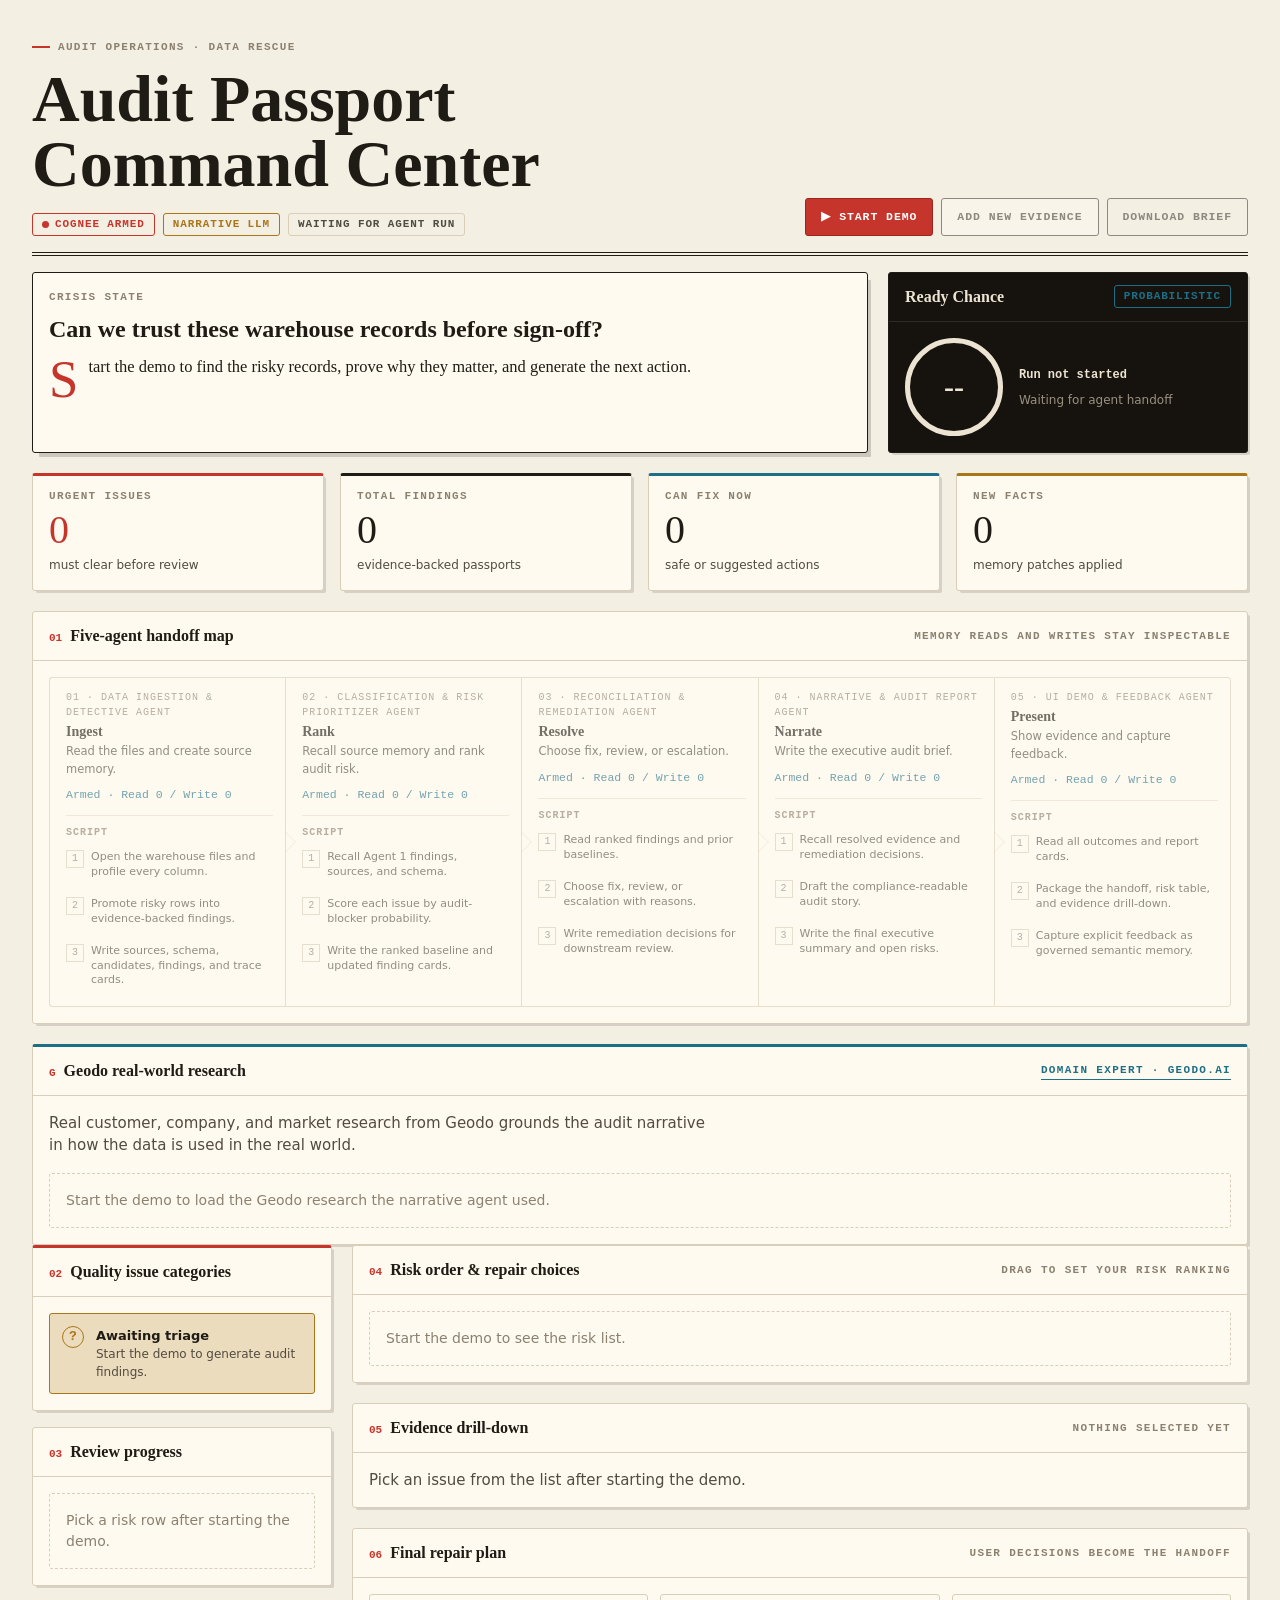
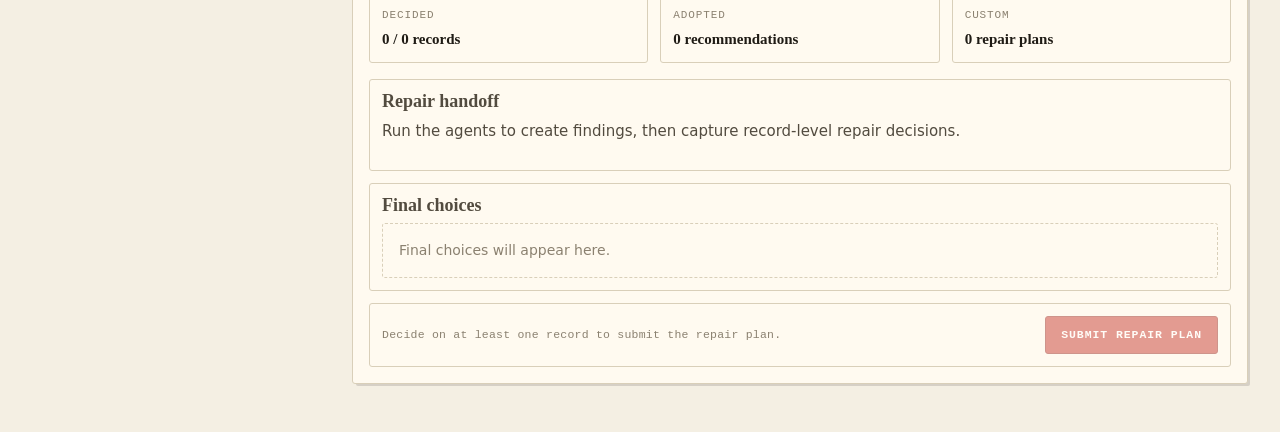
<file: web/index.html>
<!doctype html>
<html lang="en">
  <head>
    <meta charset="utf-8" />
    <meta name="viewport" content="width=device-width, initial-scale=1" />
    <title>Audit Passport</title>
    <link rel="stylesheet" href="./styles.css" />
  </head>
  <body>
    <div class="app">
      <section class="hero">
        <div class="hero-l">
          <p class="label kicker-rule">Audit Operations · Data Rescue</p>
          <h1 class="masthead">Audit Passport<br />Command Center</h1>
          <div class="badge-row">
            <span class="badge badge-live"><span class="dot"></span>Cognee armed</span>
            <span class="badge badge-llm">Narrative LLM</span>
            <span class="badge badge-ghost" id="sourceMeta">Waiting for agent run</span>
          </div>
        </div>

        <div class="hero-r">
          <div class="control-stack">
            <button class="btn btn-crisis" id="runAgentsBtn" type="button">▶ Start demo</button>
            <button class="btn" id="rippleBtn" type="button" disabled>Add new evidence</button>
            <button class="btn btn-ghost" id="downloadReportBtn" type="button" disabled>Download brief</button>
          </div>
        </div>
      </section>

      <hr class="hr-double" />

      <section class="brief-grid" id="readiness">
        <div class="narrative brief-card">
          <div class="card-bd">
            <p class="label">Crisis state</p>
            <h2>Can we trust these warehouse records before sign-off?</h2>
            <p id="executiveSummary" class="narrative-body dropcap">
              Start the demo to find the risky records, prove why they matter, and generate the next action.
            </p>
          </div>
        </div>

        <div class="blackbox ready-box">
          <div class="blackbox-hd">
            <span class="panel-title">Ready Chance</span>
            <span class="badge badge-armed">Probabilistic</span>
          </div>
          <div class="ready-body">
            <div class="score-ring" id="scoreRing">--</div>
            <div>
              <strong id="readyInterval">Run not started</strong>
              <small id="runId">Waiting for agent handoff</small>
            </div>
          </div>
        </div>
      </section>

      <section class="metric-row" aria-label="Audit metrics">
        <article class="metric is-crisis">
          <span class="label metric-k">Urgent issues</span>
          <strong class="metric-v" id="criticalMetric">0</strong>
          <span class="metric-foot">must clear before review</span>
        </article>
        <article class="metric">
          <span class="label metric-k">Total findings</span>
          <strong class="metric-v" id="findingsMetric">0</strong>
          <span class="metric-foot">evidence-backed passports</span>
        </article>
        <article class="metric is-cool">
          <span class="label metric-k">Can fix now</span>
          <strong class="metric-v" id="readyMetric">0</strong>
          <span class="metric-foot">safe or suggested actions</span>
        </article>
        <article class="metric is-watch">
          <span class="label metric-k">New facts</span>
          <strong class="metric-v" id="patchMetric">0</strong>
          <span class="metric-foot">memory patches applied</span>
        </article>
      </section>

      <section class="card pipeline-card" id="handoff">
        <div class="card-hd">
          <span class="panel-title"><span class="seq">01</span> Five-agent handoff map</span>
          <span class="label">Memory reads and writes stay inspectable</span>
        </div>
        <div class="card-bd">
          <div class="pipeline" id="stageGrid"></div>
        </div>
      </section>

      <section class="card geodo-card" id="geodo">
        <div class="card-hd">
          <span class="panel-title"><span class="seq">G</span> Geodo real-world research</span>
          <a class="label geodo-link" href="https://geodo.ai" target="_blank" rel="noopener">Domain Expert · geodo.ai</a>
        </div>
        <div class="card-bd">
          <p class="geodo-intro" id="geodoIntro">
            Real customer, company, and market research from Geodo grounds the audit narrative in how the data is used in the real world.
          </p>
          <div class="geodo-grid" id="geodoGrid">
            <div class="empty-state">Start the demo to load the Geodo research the narrative agent used.</div>
          </div>
        </div>
      </section>

      <section class="body-grid">
        <aside class="stack gap4">
          <div class="card card-accent-top">
            <div class="card-hd">
              <span class="panel-title"><span class="seq">02</span> Quality issue categories</span>
            </div>
            <div class="card-bd stack gap3" id="qualityAlerts">
              <div class="qalert is-watch">
                <span class="q-ic">?</span>
                <div>
                  <div class="q-t">Awaiting triage</div>
                  <div class="q-d">Start the demo to generate audit findings.</div>
                </div>
              </div>
            </div>
          </div>

          <div class="card">
            <div class="card-hd">
              <span class="panel-title"><span class="seq">03</span> Review progress</span>
            </div>
            <div class="card-bd" id="actionSummary">
              <div class="empty-state">Pick a risk row after starting the demo.</div>
            </div>
          </div>
        </aside>

        <main class="stack gap5">
          <section class="card" id="queue">
            <div class="card-hd">
              <span class="panel-title"><span class="seq">04</span> Risk order & repair choices</span>
              <span class="label">Drag to set your risk ranking</span>
            </div>
            <div class="card-bd table-wrap" id="passportList">
              <div class="empty-state">Start the demo to see the risk list.</div>
            </div>
          </section>

          <section class="card evidence-card" id="detail">
            <div class="card-hd">
              <span class="panel-title"><span class="seq">05</span> Evidence drill-down</span>
              <span class="label" id="detailTitle">Nothing selected yet</span>
            </div>
            <div id="passportDetail" class="card-bd detail-body">
              Pick an issue from the risk table after starting the demo.
            </div>
          </section>

          <section class="card evidence-card action-panel" id="final-plan">
            <div class="card-hd">
              <span class="panel-title"><span class="seq">06</span> Final repair plan</span>
              <span class="label">User decisions become the handoff</span>
            </div>
            <div class="card-bd detail-body action-body">
              <div class="detail-summary final-summary" id="finalSummary">
                <div>
                  <span>Decided</span>
                  <strong>0 / 0 records</strong>
                </div>
                <div>
                  <span>Adopted</span>
                  <strong>0 recommendations</strong>
                </div>
                <div>
                  <span>Custom</span>
                  <strong>0 repair plans</strong>
                </div>
              </div>
              <div class="detail-block">
                <h3>Repair handoff</h3>
                <p id="rippleSummary">
                  Adopt or reject record-level recommendations to build a final remediation plan.
                </p>
              </div>
              <div class="detail-block evidence-preview">
                <h3>Final choices</h3>
                <div class="evidence-grid final-decision-list" id="diffCard">
                  <div class="empty-state">Final choices will appear here.</div>
                </div>
              </div>
              <div class="detail-block submit-block">
                <div class="submit-row">
                  <p class="submit-status" id="submitStatus">Decide on at least one record to submit the repair plan.</p>
                  <button class="btn btn-crisis" id="submitPlanBtn" type="button" disabled>Submit repair plan</button>
                </div>
              </div>
            </div>
          </section>
        </main>

      </section>
    </div>

    <div class="dialog-root" id="rejectDialog" aria-hidden="true"></div>

    <script src="./app.js"></script>
  </body>
</html>
</file>
<file: web/styles.css>
:root {
  --paper: #f4efe3;
  --surface: #fffaf0;
  --surface-2: #f0e9da;
  --surface-ink: #16130e;
  --ink: #1f1b15;
  --ink-2: #524b3f;
  --ink-3: #8b8170;
  --ink-on-dark: #ece3d2;
  --ink-on-dark-2: #9a9080;
  --rule: #d9cfb9;
  --rule-strong: #1f1b15;
  --rule-faint: #e7decb;
  --crisis: #c6352b;
  --crisis-deep: #9b261e;
  --crisis-tint: #f1d8d1;
  --crisis-ink: #7c1d16;
  --cool: #1d6f87;
  --cool-deep: #145467;
  --cool-tint: #d4e4e8;
  --cool-ink: #0f4150;
  --watch: #a9761a;
  --watch-tint: #ecdcbe;
  --watch-ink: #6e4b0e;
  --shadow-card: 3px 3px 0 -1px rgba(31, 27, 21, 0.14);
  --shadow-raise: 5px 6px 0 -2px rgba(31, 27, 21, 0.18);
  --shadow-hard: 3px 3px 0 0 var(--ink);
  --font-display: Georgia, "Times New Roman", serif;
  --font-serif: Georgia, "Times New Roman", serif;
  --font-sans: "Segoe UI", "Aptos", system-ui, sans-serif;
  --font-mono: "Cascadia Mono", "IBM Plex Mono", ui-monospace, monospace;
  --s1: 4px;
  --s2: 8px;
  --s3: 12px;
  --s4: 16px;
  --s5: 20px;
  --s6: 24px;
  --s7: 32px;
  --s8: 48px;
  --radius: 3px;
}

* {
  box-sizing: border-box;
}

html,
body {
  margin: 0;
  padding: 0;
}

html {
  scroll-behavior: smooth;
}

body {
  min-height: 100vh;
  background: var(--paper);
  color: var(--ink);
  font-family: var(--font-sans);
  font-size: 15px;
  line-height: 1.5;
  text-rendering: optimizeLegibility;
}

button,
a {
  font: inherit;
}

button {
  cursor: pointer;
}

button:disabled {
  cursor: not-allowed;
  opacity: 0.48;
}

h1,
h2,
h3,
p {
  margin-top: 0;
}

h1,
h2,
h3 {
  font-family: var(--font-serif);
  font-weight: 600;
  line-height: 1.1;
  letter-spacing: 0;
}

h2 {
  margin-bottom: var(--s3);
  font-size: 24px;
}

h3 {
  margin-bottom: var(--s2);
  font-size: 18px;
}

.app {
  max-width: 1480px;
  margin: 0 auto;
  padding: var(--s7) var(--s7) var(--s8);
}

.masthead {
  margin: 0;
  font-family: var(--font-serif);
  font-size: clamp(42px, 5.2vw, 66px);
  font-weight: 700;
  line-height: 0.98;
  letter-spacing: 0;
}

.label {
  color: var(--ink-3);
  font-family: var(--font-mono);
  font-size: 11px;
  font-weight: 600;
  letter-spacing: 0.12em;
  text-transform: uppercase;
}

.mono,
.num {
  font-family: var(--font-mono);
  font-variant-numeric: tabular-nums;
}

.hr-double {
  height: 4px;
  margin: var(--s4) 0;
  border: 0;
  border-top: 1px solid var(--rule-strong);
  border-bottom: 1px solid var(--rule-strong);
}

.kicker-rule {
  display: inline-flex;
  align-items: center;
  gap: var(--s2);
  margin-bottom: var(--s3);
}

.kicker-rule::before {
  width: 18px;
  height: 2px;
  background: var(--crisis);
  content: "";
}

.hero {
  display: flex;
  justify-content: space-between;
  align-items: flex-end;
  gap: var(--s6);
  flex-wrap: wrap;
}

.hero-l {
  min-width: 320px;
}

.hero-r {
  flex: none;
}

.badge-row,
.control-stack {
  display: flex;
  align-items: center;
  flex-wrap: wrap;
  gap: var(--s2);
}

.badge-row {
  margin-top: var(--s4);
}

.badge {
  display: inline-flex;
  align-items: center;
  gap: 6px;
  padding: 5px 9px;
  border: 1px solid currentColor;
  border-radius: var(--radius);
  color: var(--ink-2);
  font-family: var(--font-mono);
  font-size: 11px;
  font-weight: 700;
  letter-spacing: 0.08em;
  line-height: 1;
  text-transform: uppercase;
  white-space: nowrap;
}

.badge .dot {
  width: 7px;
  height: 7px;
  border-radius: 50%;
  background: currentColor;
}

.badge-live {
  color: var(--crisis);
}

.badge-live .dot {
  animation: pulse 1.3s ease-in-out infinite;
}

.badge-armed {
  color: var(--cool);
}

.badge-llm {
  color: var(--watch);
}

.badge-ghost {
  color: var(--ink-2);
  border-color: var(--rule);
}

@keyframes pulse {
  0%,
  100% {
    opacity: 1;
    transform: scale(1);
  }

  50% {
    opacity: 0.35;
    transform: scale(0.78);
  }
}

.btn {
  display: inline-flex;
  align-items: center;
  gap: var(--s2);
  padding: 9px 15px;
  border: 1px solid var(--rule-strong);
  border-radius: var(--radius);
  background: var(--surface);
  color: var(--ink);
  font-family: var(--font-mono);
  font-size: 11.5px;
  font-weight: 700;
  letter-spacing: 0.08em;
  text-transform: uppercase;
  transition: box-shadow 0.15s ease, transform 0.15s ease;
}

.btn:hover:not(:disabled) {
  box-shadow: var(--shadow-hard);
  transform: translate(-1px, -1px);
}

.btn-crisis {
  border-color: var(--crisis-deep);
  background: var(--crisis);
  color: #fff;
}

.btn-ghost {
  background: transparent;
}

.card,
.metric,
.narrative,
.blackbox {
  min-width: 0;
  background: var(--surface);
  border: 1px solid var(--rule);
  border-radius: var(--radius);
  box-shadow: var(--shadow-card);
}

.card-accent-top {
  border-top: 3px solid var(--crisis);
}

.card-hd {
  display: flex;
  align-items: center;
  justify-content: space-between;
  gap: var(--s3);
  padding: var(--s3) var(--s4);
  border-bottom: 1px solid var(--rule);
}

.card-bd {
  padding: var(--s4);
}

.panel-title {
  display: flex;
  align-items: baseline;
  gap: var(--s2);
  font-family: var(--font-serif);
  font-size: 16px;
  font-weight: 600;
}

.panel-title .seq {
  color: var(--crisis);
  font-family: var(--font-mono);
  font-size: 11px;
  font-weight: 700;
}

.brief-grid {
  display: grid;
  grid-template-columns: minmax(0, 1fr) minmax(320px, 360px);
  gap: var(--s5);
  margin-bottom: var(--s5);
}

.brief-card {
  border-color: var(--rule-strong);
  box-shadow: var(--shadow-raise);
}

.narrative-body {
  margin-bottom: 0;
  font-family: var(--font-serif);
  font-size: 16.5px;
  line-height: 1.55;
}

.dropcap::first-letter {
  float: left;
  padding: 6px 10px 0 0;
  color: var(--crisis);
  font-family: var(--font-display);
  font-size: 3.2em;
  line-height: 0.72;
}

.blackbox {
  display: flex;
  flex-direction: column;
  min-width: 0;
  overflow: hidden;
  background: var(--surface-ink);
  border: 1px solid var(--rule-strong);
  border-radius: var(--radius);
  color: var(--ink-on-dark);
}

.blackbox-hd {
  display: flex;
  align-items: center;
  justify-content: space-between;
  gap: var(--s3);
  padding: var(--s3) var(--s4);
  border-bottom: 1px solid rgba(255, 255, 255, 0.1);
}

.blackbox-hd .panel-title {
  color: var(--ink-on-dark);
}

.ready-body {
  display: grid;
  grid-template-columns: auto minmax(0, 1fr);
  gap: var(--s4);
  align-items: center;
  padding: var(--s4);
}

.score-ring {
  width: 98px;
  height: 98px;
  display: grid;
  place-items: center;
  border: 5px solid var(--ink-on-dark);
  border-radius: 999px;
  color: var(--ink-on-dark);
  font-family: var(--font-display);
  font-size: 30px;
  font-weight: 700;
  line-height: 1;
}

.score-ring.readiness-high {
  border-color: var(--watch);
  color: var(--watch);
}

.score-ring.readiness-medium {
  border-color: var(--crisis);
  color: var(--crisis);
}

.score-ring.readiness-low {
  border-color: var(--cool);
  color: var(--cool);
}

.ready-body strong,
.ready-body small {
  display: block;
}

.ready-body strong {
  color: var(--ink-on-dark);
  font-family: var(--font-mono);
  font-size: 12px;
}

.ready-body small {
  margin-top: var(--s2);
  color: var(--ink-on-dark-2);
  font-size: 12px;
  line-height: 1.35;
}

.metric-row {
  display: grid;
  grid-template-columns: repeat(4, 1fr);
  gap: var(--s4);
  margin-bottom: var(--s5);
}

.brief-grid > *,
.metric-row > *,
.body-grid > * {
  min-width: 0;
}

.metric {
  display: flex;
  flex-direction: column;
  gap: var(--s2);
  padding: var(--s3) var(--s4) var(--s4);
  border-top: 3px solid var(--ink);
}

.metric.is-crisis {
  border-top-color: var(--crisis);
}

.metric.is-cool {
  border-top-color: var(--cool);
}

.metric.is-watch {
  border-top-color: var(--watch);
}

.metric-v {
  color: var(--ink);
  font-family: var(--font-display);
  font-size: 40px;
  font-weight: 400;
  line-height: 0.9;
  font-variant-numeric: tabular-nums;
}

.metric.is-crisis .metric-v {
  color: var(--crisis);
}

.metric-foot {
  color: var(--ink-2);
  font-size: 12px;
}

.pipeline-card {
  margin-bottom: var(--s5);
}

.pipeline {
  display: flex;
  align-items: stretch;
  width: 100%;
}

.pstep {
  flex: 1;
  position: relative;
  min-width: 0;
  padding: var(--s3) var(--s3) var(--s3) var(--s4);
  border: 1px solid var(--rule);
  border-right: 0;
  background: var(--surface);
  transition: background-color 0.22s ease, border-color 0.22s ease, box-shadow 0.22s ease, opacity 0.22s ease;
}

.pstep:first-child {
  border-radius: var(--radius) 0 0 var(--radius);
}

.pstep:last-child {
  border-right: 1px solid var(--rule);
  border-radius: 0 var(--radius) var(--radius) 0;
}

.pstep:not(:last-child)::after {
  content: "";
  position: absolute;
  top: 50%;
  right: -8px;
  z-index: 2;
  width: 14px;
  height: 14px;
  background: var(--surface);
  border-top: 1px solid var(--rule);
  border-right: 1px solid var(--rule);
  transform: translateY(-50%) rotate(45deg);
}

.pstep::before {
  content: "";
  position: absolute;
  top: 0;
  bottom: 0;
  left: 0;
  width: 3px;
  background: transparent;
}

.pstep.is-done::before {
  background: var(--cool);
}

.pstep.is-pending {
  opacity: 0.62;
}

.pstep.is-active {
  z-index: 3;
  border-color: var(--watch);
  background: var(--watch-tint);
  box-shadow: inset 0 0 0 2px rgba(169, 118, 26, 0.28), var(--shadow-raise);
  opacity: 1;
}

.pstep.is-active::before {
  width: 5px;
  background: var(--watch);
  animation: activeRail 1s ease-in-out infinite;
}

.pstep.is-active:not(:last-child)::after {
  background: var(--watch-tint);
  border-color: var(--watch);
}

@keyframes activeRail {
  0%,
  100% {
    opacity: 1;
  }

  50% {
    opacity: 0.45;
  }
}

.pstep-n {
  color: var(--ink-3);
  font-family: var(--font-mono);
  font-size: 10px;
  letter-spacing: 0.1em;
  text-transform: uppercase;
}

.pstep-name {
  margin: 4px 0;
  font-family: var(--font-serif);
  font-size: 14px;
  font-weight: 600;
  line-height: 1.1;
}

.pstep-copy,
.pstep-status {
  font-size: 11.5px;
}

.pstep-copy {
  color: var(--ink-2);
}

.pstep-status {
  margin-top: var(--s2);
  color: var(--cool);
  font-family: var(--font-mono);
}

.pstep-script {
  display: grid;
  gap: 6px;
  margin-top: var(--s3);
  padding-top: var(--s3);
  border-top: 1px solid var(--rule-faint);
}

.script-label {
  color: var(--ink-3);
  font-family: var(--font-mono);
  font-size: 10px;
  font-weight: 700;
  letter-spacing: 0.1em;
  line-height: 1;
  text-transform: uppercase;
}

.script-line {
  display: grid;
  grid-template-columns: 18px minmax(0, 1fr);
  gap: 7px;
  align-items: start;
  min-height: 30px;
  padding: 6px 7px 6px 0;
  border-radius: var(--radius);
}

.script-line span {
  display: grid;
  place-items: center;
  width: 18px;
  height: 18px;
  border: 1px solid var(--rule);
  color: var(--ink-3);
  font-family: var(--font-mono);
  font-size: 10px;
  line-height: 1;
}

.script-line p {
  margin: 0;
  color: var(--ink-2);
  font-size: 11px;
  line-height: 1.32;
  overflow-wrap: anywhere;
}

.script-line.is-current {
  background: rgba(169, 118, 26, 0.15);
  box-shadow: inset 2px 0 0 var(--watch);
}

.script-line.is-current span {
  border-color: var(--watch);
  background: var(--watch);
  color: var(--surface);
}

.script-line.is-current p {
  color: var(--watch-ink);
  font-weight: 700;
}

.pstep.is-active .pstep-status,
.pstep.is-active .pstep-name {
  color: var(--watch-ink);
}

.body-grid {
  display: grid;
  grid-template-columns: minmax(260px, 300px) minmax(0, 1fr);
  gap: var(--s5);
  align-items: start;
}

.stack {
  display: flex;
  flex-direction: column;
}

.gap3 {
  gap: var(--s3);
}

.gap4 {
  gap: var(--s4);
}

.gap5 {
  gap: var(--s5);
}

.qalert {
  display: flex;
  gap: var(--s3);
  align-items: flex-start;
  padding: var(--s3);
  border: 1px solid var(--rule);
  border-radius: var(--radius);
  background: var(--surface-2);
}

.qalert.is-crisis {
  border-color: var(--crisis);
  background: var(--crisis-tint);
}

.qalert.is-watch {
  border-color: var(--watch);
  background: var(--watch-tint);
}

.qalert.is-cool {
  border-color: var(--cool);
  background: var(--cool-tint);
}

.q-ic {
  width: 22px;
  height: 22px;
  display: grid;
  flex: none;
  place-items: center;
  border: 1.5px solid currentColor;
  border-radius: 50%;
  font-family: var(--font-mono);
  font-size: 13px;
  font-weight: 700;
}

.qalert.is-crisis .q-ic {
  color: var(--crisis);
}

.qalert.is-watch .q-ic {
  color: var(--watch);
}

.qalert.is-cool .q-ic {
  color: var(--cool);
}

.q-t {
  font-size: 13px;
  font-weight: 700;
}

.q-d {
  color: var(--ink-2);
  font-size: 12px;
}

.q-meta {
  margin-top: var(--s2);
  color: var(--ink-3);
  font-family: var(--font-mono);
  font-size: 10.5px;
  line-height: 1.35;
}

.empty-state {
  color: var(--ink-3);
  border: 1px dashed var(--rule);
  border-radius: var(--radius);
  padding: var(--s4);
  font-size: 14px;
}

.table-wrap {
  overflow-x: auto;
}

.rc-table {
  width: 100%;
  border-collapse: collapse;
  font-size: 13.5px;
}

.rc-table thead th {
  padding: var(--s2) var(--s3);
  border-bottom: 2px solid var(--rule-strong);
  color: var(--ink-3);
  font-family: var(--font-mono);
  font-size: 10.5px;
  font-weight: 700;
  letter-spacing: 0.08em;
  text-align: left;
  text-transform: uppercase;
  white-space: nowrap;
}

.rc-table thead th.num,
.rc-table tbody td.num {
  text-align: right;
}

.rc-table tbody td {
  padding: var(--s3);
  border-bottom: 1px solid var(--rule-faint);
  vertical-align: middle;
}

.rc-table tbody tr {
  cursor: pointer;
}

.rc-table tbody tr:hover {
  background: var(--surface-2);
}

.rc-table tbody tr.is-selected {
  background: var(--crisis-tint);
  box-shadow: inset 3px 0 0 var(--crisis);
}

.rc-table .acct {
  font-family: var(--font-serif);
  font-size: 14.5px;
  font-weight: 600;
}

.rc-table .sub {
  color: var(--ink-3);
  font-family: var(--font-mono);
  font-size: 11.5px;
}

.sev {
  display: inline-flex;
  align-items: center;
  gap: 6px;
  padding: 3px 7px 3px 6px;
  border-radius: 2px;
  font-family: var(--font-mono);
  font-size: 10.5px;
  font-weight: 700;
  letter-spacing: 0.08em;
  line-height: 1;
  text-transform: uppercase;
}

.sev::before {
  width: 6px;
  height: 6px;
  border-radius: 1px;
  content: "";
}

.sev-critical {
  background: var(--crisis-tint);
  color: var(--crisis-ink);
}

.sev-critical::before {
  background: var(--crisis);
}

.sev-watch {
  background: var(--watch-tint);
  color: var(--watch-ink);
}

.sev-watch::before {
  background: var(--watch);
}

.sev-stable {
  background: var(--cool-tint);
  color: var(--cool-ink);
}

.sev-stable::before {
  background: var(--cool);
}

.score-bar {
  position: relative;
  width: 64px;
  height: 6px;
  display: inline-block;
  overflow: hidden;
  vertical-align: middle;
  background: var(--surface-2);
  border: 1px solid var(--rule);
  border-radius: 2px;
}

.score-bar > i {
  position: absolute;
  inset: 0 auto 0 0;
  display: block;
  background: var(--crisis);
}

.risk-list {
  display: grid;
  gap: var(--s3);
}

.risk-card {
  display: grid;
  grid-template-columns: 26px minmax(0, 1fr) 84px;
  gap: var(--s3);
  align-items: stretch;
  padding: var(--s3);
  border: 1px solid var(--rule);
  border-radius: var(--radius);
  background: var(--surface);
  cursor: grab;
  transition: background-color 0.16s ease, box-shadow 0.16s ease, transform 0.16s ease;
}

.risk-card:hover,
.risk-card.is-drop-target {
  background: var(--surface-2);
  box-shadow: var(--shadow-card);
}

.risk-card.is-selected {
  background: var(--crisis-tint);
  border-color: var(--crisis);
  box-shadow: inset 3px 0 0 var(--crisis), var(--shadow-card);
}

.risk-card.is-dragging {
  opacity: 0.56;
  transform: scale(0.99);
}

.rank-tools {
  display: grid;
  grid-template-rows: minmax(0, 1fr) auto auto;
  gap: 5px;
}

.drag-grip {
  display: grid;
  place-items: center;
  min-height: 100%;
  border: 1px dashed var(--rule);
  color: var(--ink-3);
  font-family: var(--font-mono);
  font-size: 13px;
  line-height: 1;
}

.rank-btn {
  width: 26px;
  height: 24px;
  display: grid;
  place-items: center;
  border: 1px solid var(--rule);
  border-radius: var(--radius);
  background: var(--surface);
  color: var(--ink-2);
  font-family: var(--font-mono);
  font-size: 12px;
  font-weight: 700;
  line-height: 1;
}

.rank-btn:hover {
  border-color: var(--rule-strong);
  color: var(--ink);
  box-shadow: var(--shadow-card);
}

.risk-main {
  min-width: 0;
}

.risk-topline,
.risk-foot {
  display: flex;
  align-items: center;
  flex-wrap: wrap;
  gap: var(--s2);
}

.risk-topline {
  margin-bottom: var(--s2);
}

.risk-card h3 {
  margin-bottom: var(--s1);
  font-size: 18px;
}

.risk-card p {
  margin-bottom: var(--s3);
  color: var(--ink-2);
  font-size: 12.5px;
  line-height: 1.42;
}

.risk-foot {
  color: var(--ink-3);
  font-family: var(--font-mono);
  font-size: 10.5px;
}

.risk-score {
  display: grid;
  place-items: center;
  align-content: center;
  min-height: 84px;
  border-left: 1px solid var(--rule);
  color: var(--ink);
  font-family: var(--font-mono);
  text-align: center;
}

.risk-score strong {
  font-family: var(--font-display);
  font-size: 34px;
  line-height: 1;
}

.risk-score span {
  color: var(--ink-3);
  font-size: 11px;
}

.category-pill {
  display: inline-flex;
  align-items: center;
  padding: 3px 7px;
  border: 1px solid currentColor;
  border-radius: 2px;
  font-family: var(--font-mono);
  font-size: 10.5px;
  font-weight: 700;
  letter-spacing: 0.04em;
  line-height: 1;
}

.category-pill.tone-crisis {
  color: var(--crisis-ink);
  background: var(--crisis-tint);
}

.category-pill.tone-watch {
  color: var(--watch-ink);
  background: var(--watch-tint);
}

.category-pill.tone-stable {
  color: var(--cool-ink);
  background: var(--cool-tint);
}

.detail-body {
  color: var(--ink-2);
}

.detail-summary {
  display: grid;
  grid-template-columns: repeat(3, minmax(0, 1fr));
  gap: var(--s3);
  margin-bottom: var(--s4);
}

.detail-summary > div,
.detail-block,
.evidence-row,
.diff-box {
  background: var(--surface);
  border: 1px solid var(--rule);
  border-radius: var(--radius);
}

.detail-summary > div,
.detail-block,
.evidence-row {
  padding: var(--s3);
}

.detail-summary span {
  display: block;
  margin-bottom: var(--s1);
  color: var(--ink-3);
  font-family: var(--font-mono);
  font-size: 11px;
  letter-spacing: 0.08em;
  text-transform: uppercase;
}

.detail-summary strong {
  color: var(--ink);
  font-family: var(--font-serif);
  font-size: 16px;
}

.detail-block {
  margin-bottom: var(--s3);
}

.confidence-note,
.update-note {
  margin-top: var(--s3);
  padding: var(--s3);
  border-radius: var(--radius);
  font-family: var(--font-mono);
  font-size: 11.5px;
  font-weight: 700;
}

.confidence-note {
  background: var(--watch-tint);
  color: var(--watch-ink);
}

.update-note {
  background: var(--cool-tint);
  color: var(--cool-ink);
}

.evidence-grid {
  display: grid;
  gap: var(--s2);
}

.evidence-row {
  display: grid;
  grid-template-columns: minmax(0, 1fr) auto;
  gap: var(--s3);
  align-items: center;
  background: var(--surface-2);
}

.evidence-text {
  min-width: 0;
}

.evidence-row strong,
.evidence-row span,
.evidence-row small,
.evidence-row em {
  display: block;
}

.evidence-row small {
  margin-top: var(--s2);
  color: var(--ink-2);
  font-size: 12px;
  line-height: 1.35;
}

.decision-note {
  margin-top: var(--s2);
  padding: var(--s2);
  border-radius: var(--radius);
  font-size: 11.5px;
  font-style: normal;
  line-height: 1.35;
}

.decision-note.is-accepted {
  background: var(--cool-tint);
  color: var(--cool-ink);
}

.decision-note.is-rejected {
  background: var(--watch-tint);
  color: var(--watch-ink);
}

.decision-controls {
  display: flex;
  flex-wrap: wrap;
  justify-content: flex-end;
  gap: var(--s2);
}

.mini-btn,
.icon-btn {
  border: 1px solid var(--rule-strong);
  border-radius: var(--radius);
  background: var(--surface);
  color: var(--ink);
  font-family: var(--font-mono);
  font-size: 11px;
  font-weight: 700;
}

.mini-btn {
  min-width: 72px;
  padding: 6px 9px;
  text-transform: uppercase;
}

.mini-btn:hover,
.icon-btn:hover {
  box-shadow: var(--shadow-card);
}

.icon-btn {
  width: 34px;
  height: 34px;
  display: grid;
  place-items: center;
  flex: none;
  font-size: 22px;
  line-height: 1;
}

.action {
  display: grid;
  grid-template-columns: 28px 1fr;
  gap: var(--s3);
  align-items: start;
  padding: var(--s3) 0;
  border-bottom: 1px solid var(--rule-faint);
}

.action:first-child {
  padding-top: 0;
}

.action:last-child {
  padding-bottom: 0;
  border-bottom: 0;
}

.a-idx {
  width: 26px;
  height: 26px;
  border: 1px solid var(--rule-strong);
  border-radius: 2px;
  color: var(--crisis);
  font-family: var(--font-mono);
  font-size: 12px;
  font-weight: 700;
  line-height: 24px;
  text-align: center;
}

.a-title {
  font-size: 14px;
  font-weight: 700;
}

.a-meta {
  color: var(--ink-3);
  font-family: var(--font-mono);
  font-size: 11px;
}


.action-body .detail-block:last-child {
  margin-bottom: 0;
}

.final-summary strong {
  font-size: 15px;
}

.final-decision-list {
  display: grid;
  gap: var(--s2);
}

.submit-block {
  border-top: 1px solid var(--rule);
  padding-top: var(--s3);
}

.submit-row {
  display: flex;
  align-items: center;
  justify-content: space-between;
  gap: var(--s3);
  flex-wrap: wrap;
}

.submit-status {
  margin: 0;
  color: var(--ink-3);
  font-family: var(--font-mono);
  font-size: 11.5px;
  letter-spacing: 0.02em;
}

.submit-status.is-submitted {
  color: var(--crisis-deep, var(--ink));
  font-weight: 700;
}

.submit-row .btn {
  white-space: nowrap;
}

.diff-grid {
  display: grid;
  gap: var(--s2);
}

.diff-box {
  display: grid;
  grid-template-columns: minmax(0, 1fr) auto;
  gap: var(--s3);
  align-items: center;
  padding: var(--s3);
  background: var(--surface-2);
}

.diff-box.after {
  border-color: var(--cool);
  box-shadow: inset 3px 0 0 var(--cool);
}

.diff-label,
.plan-row span {
  color: var(--ink-3);
  font-family: var(--font-mono);
  font-size: 11px;
  font-weight: 700;
  letter-spacing: 0.08em;
  text-transform: uppercase;
}

.diff-box h3 {
  margin: 0;
  color: var(--ink);
  font-family: var(--font-serif);
  font-size: 16px;
  font-weight: 700;
}

.diff-box strong {
  color: var(--ink-2);
  font-size: 12px;
}

.decision-rollup {
  display: grid;
  gap: var(--s2);
}

.plan-row {
  display: grid;
  grid-template-columns: minmax(0, 1fr) auto;
  gap: var(--s2);
  padding: var(--s3);
  border: 1px solid var(--rule);
  border-radius: var(--radius);
  background: var(--surface-2);
}

.plan-row strong,
.plan-row span,
.plan-row p {
  display: block;
}

.plan-row em {
  align-self: start;
  padding: 3px 7px;
  border-radius: var(--radius);
  font-family: var(--font-mono);
  font-size: 10px;
  font-style: normal;
  font-weight: 700;
  letter-spacing: 0.06em;
  text-transform: uppercase;
}

.plan-row em.is-accepted {
  background: var(--cool-tint);
  color: var(--cool-ink);
}

.plan-row em.is-rejected {
  background: var(--watch-tint);
  color: var(--watch-ink);
}

.plan-row p {
  grid-column: 1 / -1;
  margin: 0;
  color: var(--ink-2);
  font-size: 12.5px;
  line-height: 1.4;
}

.rollup-more {
  padding: var(--s2) var(--s3);
  border: 1px dashed var(--rule);
  color: var(--ink-3);
  font-family: var(--font-mono);
  font-size: 11px;
}

.dialog-root {
  position: fixed;
  inset: 0;
  z-index: 20;
  display: none;
}

.dialog-root.is-open {
  display: block;
}

.dialog-backdrop {
  position: absolute;
  inset: 0;
  background: rgba(31, 27, 21, 0.48);
}

.dialog-panel {
  position: absolute;
  top: 50%;
  left: 50%;
  width: min(620px, calc(100vw - 32px));
  max-height: calc(100vh - 48px);
  display: grid;
  grid-template-rows: auto minmax(0, 1fr) auto;
  overflow: hidden;
  background: var(--surface);
  border: 1px solid var(--rule-strong);
  border-radius: var(--radius);
  box-shadow: 8px 10px 0 -2px rgba(31, 27, 21, 0.28);
  transform: translate(-50%, -50%);
}

.dialog-hd,
.dialog-ft {
  display: flex;
  align-items: center;
  justify-content: space-between;
  gap: var(--s3);
  padding: var(--s4);
}

.dialog-hd {
  border-bottom: 1px solid var(--rule);
}

.dialog-hd h2 {
  margin-bottom: 0;
}

.dialog-bd {
  padding: var(--s4);
  overflow: auto;
}

.dialog-copy {
  margin-bottom: var(--s4);
  color: var(--ink-2);
  font-size: 13px;
}

.repair-label {
  display: block;
  margin-bottom: var(--s2);
  color: var(--ink-3);
  font-family: var(--font-mono);
  font-size: 11px;
  font-weight: 700;
  letter-spacing: 0.08em;
  text-transform: uppercase;
}

.dialog-bd textarea {
  width: 100%;
  resize: vertical;
  padding: var(--s3);
  border: 1px solid var(--rule-strong);
  border-radius: var(--radius);
  background: var(--surface-2);
  color: var(--ink);
  font: inherit;
  line-height: 1.45;
}

.dialog-ft {
  justify-content: flex-end;
  border-top: 1px solid var(--rule);
}

@media (max-width: 1180px) {
  .brief-grid {
    grid-template-columns: 1fr;
  }

  .body-grid {
    grid-template-columns: 1fr 1fr;
  }
}

@media (max-width: 860px) {
  .app {
    padding: var(--s5) var(--s4) var(--s7);
  }

  .hero {
    flex-direction: column;
    align-items: flex-start;
  }

  .hero-r {
    align-self: stretch;
  }

  .control-stack {
    align-items: stretch;
  }

  .btn {
    justify-content: center;
    width: 100%;
  }

  .metric-row {
    grid-template-columns: 1fr 1fr;
  }

  .pipeline {
    flex-direction: column;
  }

  .pstep {
    border-right: 1px solid var(--rule);
    border-bottom: 0;
  }

  .pstep:not(:last-child)::after {
    display: none;
  }

  .body-grid,
  .detail-summary,
  .diff-grid {
    grid-template-columns: 1fr;
  }

  .risk-card,
  .evidence-row {
    grid-template-columns: 1fr;
  }

  .rank-tools {
    grid-template-columns: 1fr auto auto;
    grid-template-rows: auto;
  }

  .drag-grip {
    min-height: 24px;
  }

  .risk-score {
    min-height: auto;
    grid-template-columns: auto auto;
    justify-content: space-between;
    padding-top: var(--s3);
    border-top: 1px solid var(--rule);
    border-left: 0;
  }

  .decision-controls {
    justify-content: flex-start;
  }

  .plan-row {
    grid-template-columns: 1fr;
  }
}

@media (max-width: 560px) {
  .masthead {
    font-size: 40px;
  }

  .metric-row {
    grid-template-columns: 1fr;
  }

  .ready-body {
    grid-template-columns: 1fr;
  }
}

/* Geodo real-world research (R04) */
.geodo-card {
  border-top: 3px solid var(--cool);
}

.geodo-link {
  color: var(--cool);
  text-decoration: none;
  border-bottom: 1px solid var(--cool);
}

.geodo-intro {
  margin: 0 0 var(--s4);
  color: var(--ink-2);
  max-width: 70ch;
}

.geodo-grid {
  display: grid;
  grid-template-columns: repeat(auto-fit, minmax(260px, 1fr));
  gap: var(--s4);
}

.geodo-item {
  border: 1px solid var(--rule);
  border-radius: var(--radius);
  background: var(--cool-tint);
  padding: var(--s4);
  display: flex;
  flex-direction: column;
  gap: var(--s2);
}

.geodo-top {
  display: flex;
  align-items: center;
  justify-content: space-between;
  gap: var(--s2);
}

.geodo-pill {
  font-family: var(--font-mono);
  font-size: 11px;
  text-transform: uppercase;
  letter-spacing: 0.06em;
  color: var(--cool-ink);
  background: var(--paper);
  border: 1px solid var(--cool-deep);
  border-radius: var(--radius);
  padding: 2px var(--s2);
}

.geodo-item h3 {
  margin: 0;
  font-size: 16px;
  color: var(--ink);
}

.geodo-summary {
  margin: 0;
  color: var(--ink-2);
  font-size: 14px;
}

.geodo-facts {
  margin: 0;
  padding-left: var(--s4);
  color: var(--ink-2);
  font-size: 13px;
  display: flex;
  flex-direction: column;
  gap: var(--s1);
}

.geodo-implication {
  margin: 0;
  font-size: 13px;
  color: var(--cool-ink);
}

.geodo-foot {
  display: flex;
  align-items: center;
  justify-content: space-between;
  gap: var(--s2);
  margin-top: auto;
  padding-top: var(--s2);
  border-top: 1px solid var(--rule);
  font-family: var(--font-mono);
  font-size: 12px;
  color: var(--ink-3);
}

.geodo-foot a {
  color: var(--cool);
  text-decoration: none;
  border-bottom: 1px solid var(--cool);
}
</file>
